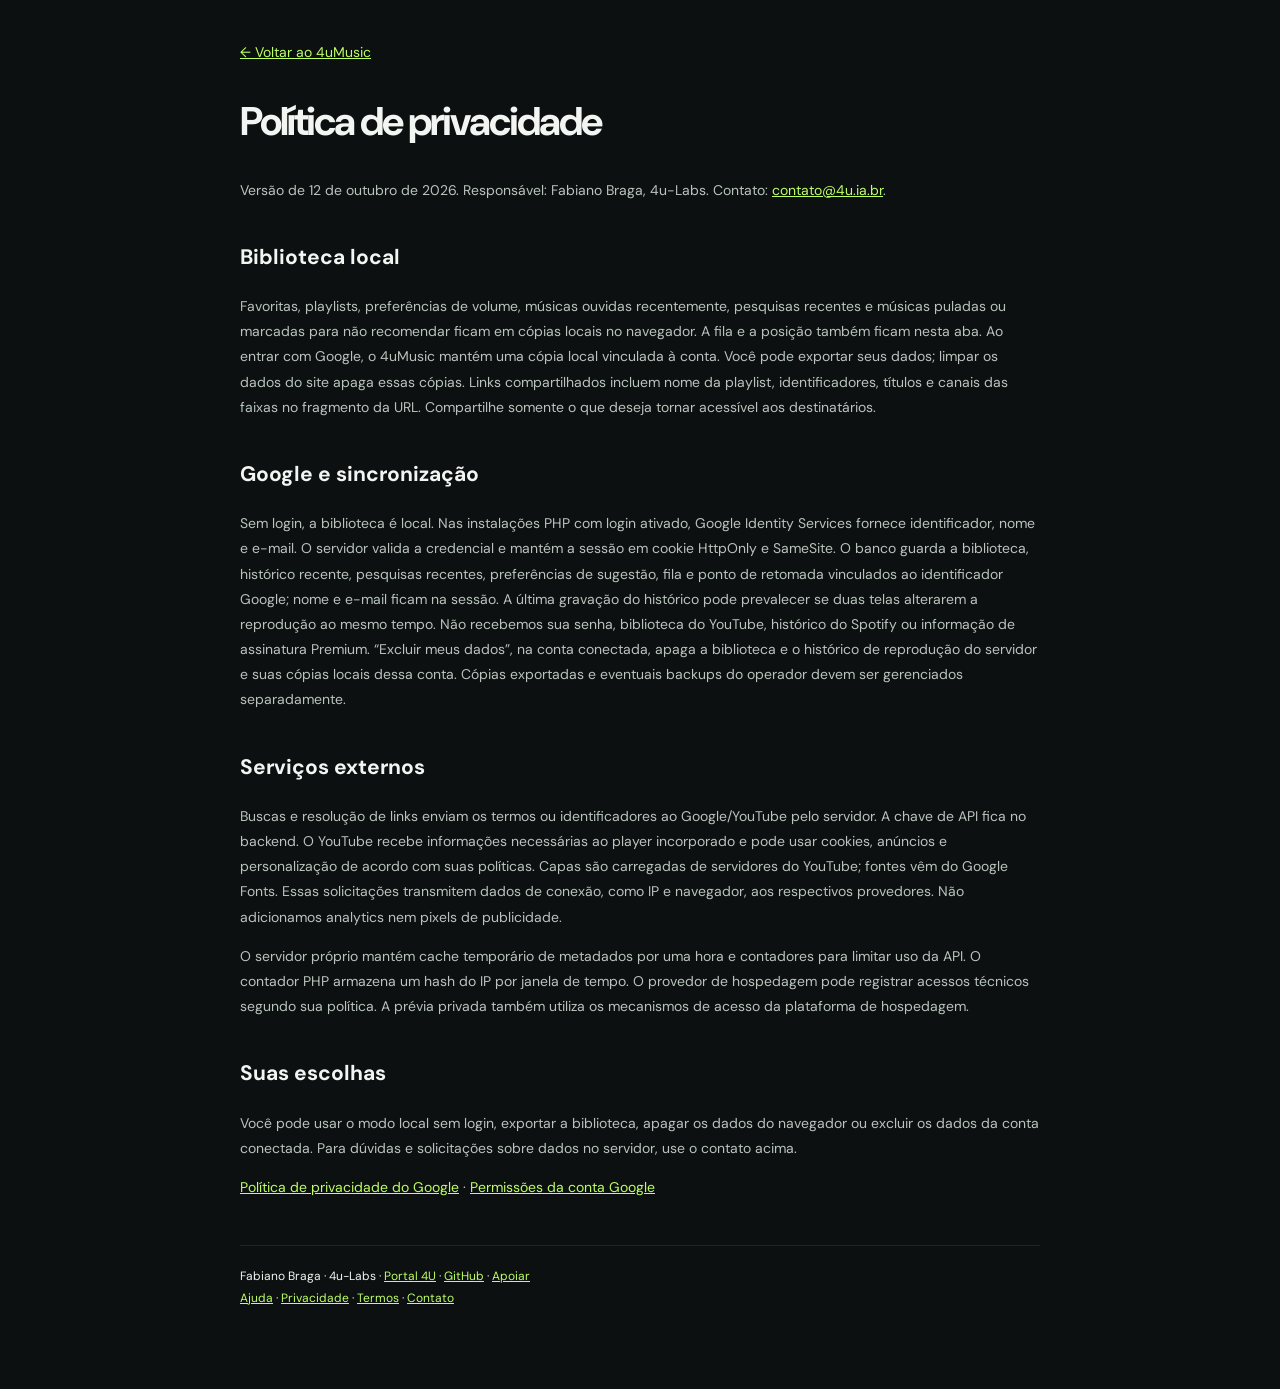
<file: privacidade.html>
<!doctype html><html lang="pt-BR"><meta charset="utf-8"><meta name="viewport" content="width=device-width,initial-scale=1"><meta name="theme-color" content="#0d1010"><link rel="icon" href="assets/pwa-icon-192.png"><link rel="stylesheet" href="styles.css"><style>body{padding:40px 22px 80px}.document{max-width:800px;margin:auto;line-height:1.8}.document h1{font-size:40px;letter-spacing:-2px;line-height:1.15}.document h2{margin-top:36px}.document p,.document li{color:#b9c4bd}.document a{color:#bdff65;text-decoration:underline}.document nav{display:flex;gap:20px;flex-wrap:wrap}.document code,.document pre{background:#1d2420;padding:4px 7px;border-radius:5px}.document pre{overflow:auto;font-size:12px}.document footer{border-top:1px solid #ffffff15;margin-top:45px;padding-top:20px;font-size:12px}</style><title>Política de privacidade — 4uMusic</title><body><article class="document"><a href="./">← Voltar ao 4uMusic</a><h1>Política de privacidade</h1><p>Versão de 12 de outubro de 2026. Responsável: Fabiano Braga, 4u-Labs. Contato: <a href="mailto:contato@4u.ia.br">contato@4u.ia.br</a>.</p><h2>Biblioteca local</h2><p>Favoritas, playlists, preferências de volume, músicas ouvidas recentemente, pesquisas recentes e músicas puladas ou marcadas para não recomendar ficam em cópias locais no navegador. A fila e a posição também ficam nesta aba. Ao entrar com Google, o 4uMusic mantém uma cópia local vinculada à conta. Você pode exportar seus dados; limpar os dados do site apaga essas cópias. Links compartilhados incluem nome da playlist, identificadores, títulos e canais das faixas no fragmento da URL. Compartilhe somente o que deseja tornar acessível aos destinatários.</p><h2>Google e sincronização</h2><p>Sem login, a biblioteca é local. Nas instalações PHP com login ativado, Google Identity Services fornece identificador, nome e e-mail. O servidor valida a credencial e mantém a sessão em cookie HttpOnly e SameSite. O banco guarda a biblioteca, histórico recente, pesquisas recentes, preferências de sugestão, fila e ponto de retomada vinculados ao identificador Google; nome e e-mail ficam na sessão. A última gravação do histórico pode prevalecer se duas telas alterarem a reprodução ao mesmo tempo. Não recebemos sua senha, biblioteca do YouTube, histórico do Spotify ou informação de assinatura Premium. “Excluir meus dados”, na conta conectada, apaga a biblioteca e o histórico de reprodução do servidor e suas cópias locais dessa conta. Cópias exportadas e eventuais backups do operador devem ser gerenciados separadamente.</p><h2>Serviços externos</h2><p>Buscas e resolução de links enviam os termos ou identificadores ao Google/YouTube pelo servidor. A chave de API fica no backend. O YouTube recebe informações necessárias ao player incorporado e pode usar cookies, anúncios e personalização de acordo com suas políticas. Capas são carregadas de servidores do YouTube; fontes vêm do Google Fonts. Essas solicitações transmitem dados de conexão, como IP e navegador, aos respectivos provedores. Não adicionamos analytics nem pixels de publicidade.</p><p>O servidor próprio mantém cache temporário de metadados por uma hora e contadores para limitar uso da API. O contador PHP armazena um hash do IP por janela de tempo. O provedor de hospedagem pode registrar acessos técnicos segundo sua política. A prévia privada também utiliza os mecanismos de acesso da plataforma de hospedagem.</p><h2>Suas escolhas</h2><p>Você pode usar o modo local sem login, exportar a biblioteca, apagar os dados do navegador ou excluir os dados da conta conectada. Para dúvidas e solicitações sobre dados no servidor, use o contato acima.</p><p><a href="https://policies.google.com/privacy" target="_blank" rel="noopener noreferrer">Política de privacidade do Google</a> · <a href="https://myaccount.google.com/permissions" target="_blank" rel="noopener noreferrer">Permissões da conta Google</a></p><footer>Fabiano Braga · 4u-Labs · <a href="https://4u.ia.br/">Portal 4U</a> · <a href="https://github.com/4u-Labs" target="_blank" rel="noopener noreferrer">GitHub</a> · <a href="https://www.paypal.com/ncp/payment/L7YRCS984T33N" target="_blank" rel="noopener noreferrer">Apoiar</a><br><a href="tutorial.html">Ajuda</a> · <a href="privacidade.html">Privacidade</a> · <a href="termos.html">Termos</a> · <a href="mailto:contato@4u.ia.br">Contato</a></footer></article></body></html>
</file>
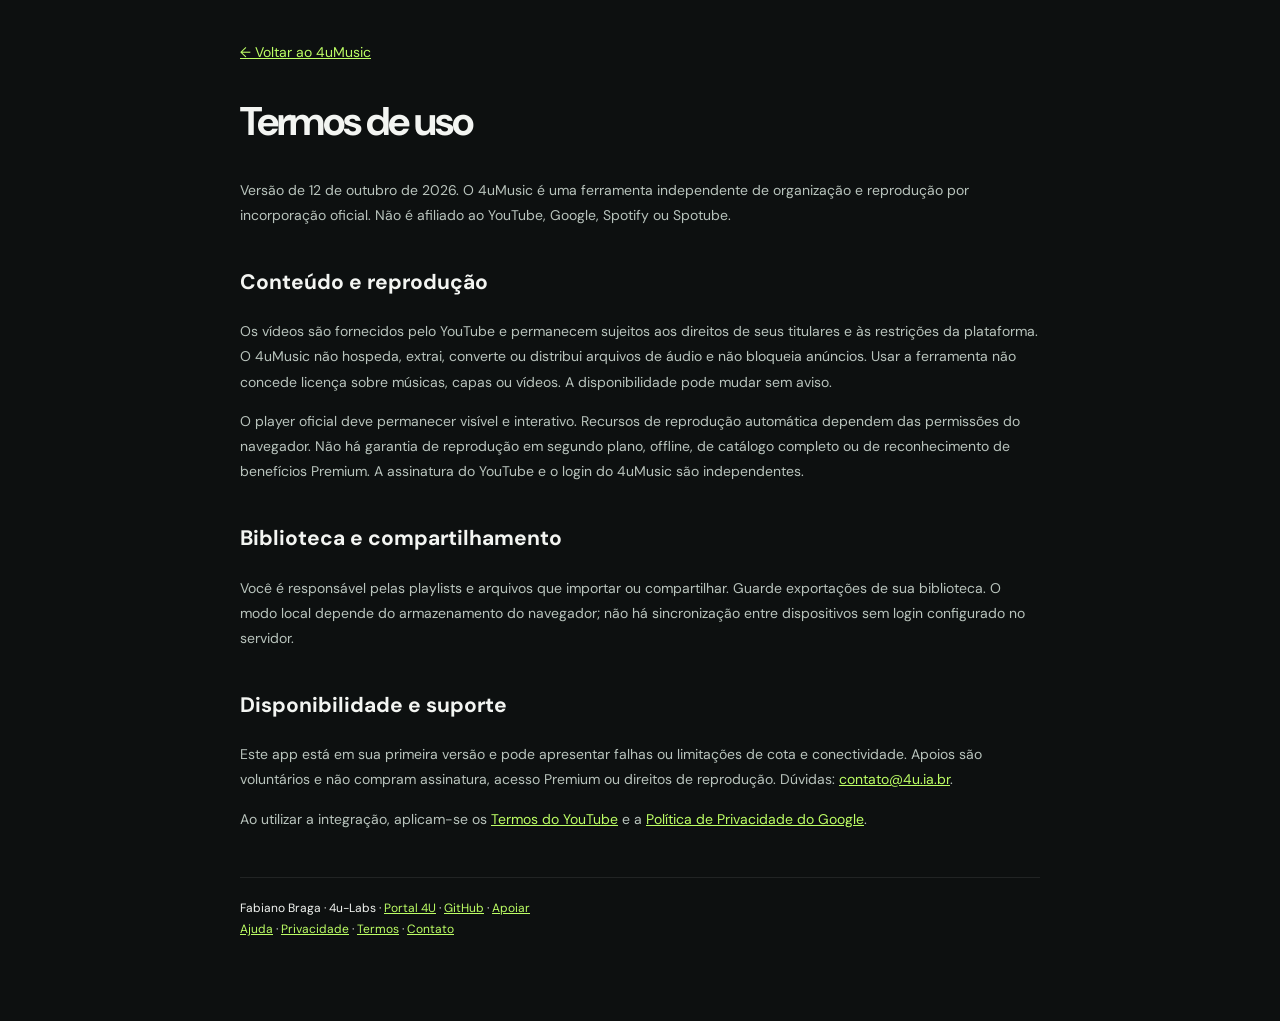
<file: termos.html>
<!doctype html><html lang="pt-BR"><meta charset="utf-8"><meta name="viewport" content="width=device-width,initial-scale=1"><meta name="theme-color" content="#0d1010"><link rel="icon" href="assets/pwa-icon-192.png"><link rel="stylesheet" href="styles.css"><style>body{padding:40px 22px 80px}.document{max-width:800px;margin:auto;line-height:1.8}.document h1{font-size:40px;letter-spacing:-2px;line-height:1.15}.document h2{margin-top:36px}.document p,.document li{color:#b9c4bd}.document a{color:#bdff65;text-decoration:underline}.document nav{display:flex;gap:20px;flex-wrap:wrap}.document code,.document pre{background:#1d2420;padding:4px 7px;border-radius:5px}.document pre{overflow:auto;font-size:12px}.document footer{border-top:1px solid #ffffff15;margin-top:45px;padding-top:20px;font-size:12px}</style><title>Termos de uso — 4uMusic</title><body><article class="document"><a href="./">← Voltar ao 4uMusic</a><h1>Termos de uso</h1><p>Versão de 12 de outubro de 2026. O 4uMusic é uma ferramenta independente de organização e reprodução por incorporação oficial. Não é afiliado ao YouTube, Google, Spotify ou Spotube.</p><h2>Conteúdo e reprodução</h2><p>Os vídeos são fornecidos pelo YouTube e permanecem sujeitos aos direitos de seus titulares e às restrições da plataforma. O 4uMusic não hospeda, extrai, converte ou distribui arquivos de áudio e não bloqueia anúncios. Usar a ferramenta não concede licença sobre músicas, capas ou vídeos. A disponibilidade pode mudar sem aviso.</p><p>O player oficial deve permanecer visível e interativo. Recursos de reprodução automática dependem das permissões do navegador. Não há garantia de reprodução em segundo plano, offline, de catálogo completo ou de reconhecimento de benefícios Premium. A assinatura do YouTube e o login do 4uMusic são independentes.</p><h2>Biblioteca e compartilhamento</h2><p>Você é responsável pelas playlists e arquivos que importar ou compartilhar. Guarde exportações de sua biblioteca. O modo local depende do armazenamento do navegador; não há sincronização entre dispositivos sem login configurado no servidor.</p><h2>Disponibilidade e suporte</h2><p>Este app está em sua primeira versão e pode apresentar falhas ou limitações de cota e conectividade. Apoios são voluntários e não compram assinatura, acesso Premium ou direitos de reprodução. Dúvidas: <a href="mailto:contato@4u.ia.br">contato@4u.ia.br</a>.</p><p>Ao utilizar a integração, aplicam-se os <a href="https://www.youtube.com/t/terms" target="_blank" rel="noopener noreferrer">Termos do YouTube</a> e a <a href="https://policies.google.com/privacy" target="_blank" rel="noopener noreferrer">Política de Privacidade do Google</a>.</p><footer>Fabiano Braga · 4u-Labs · <a href="https://4u.ia.br/">Portal 4U</a> · <a href="https://github.com/4u-Labs" target="_blank" rel="noopener noreferrer">GitHub</a> · <a href="https://www.paypal.com/ncp/payment/L7YRCS984T33N" target="_blank" rel="noopener noreferrer">Apoiar</a><br><a href="tutorial.html">Ajuda</a> · <a href="privacidade.html">Privacidade</a> · <a href="termos.html">Termos</a> · <a href="mailto:contato@4u.ia.br">Contato</a></footer></article></body></html>
</file>
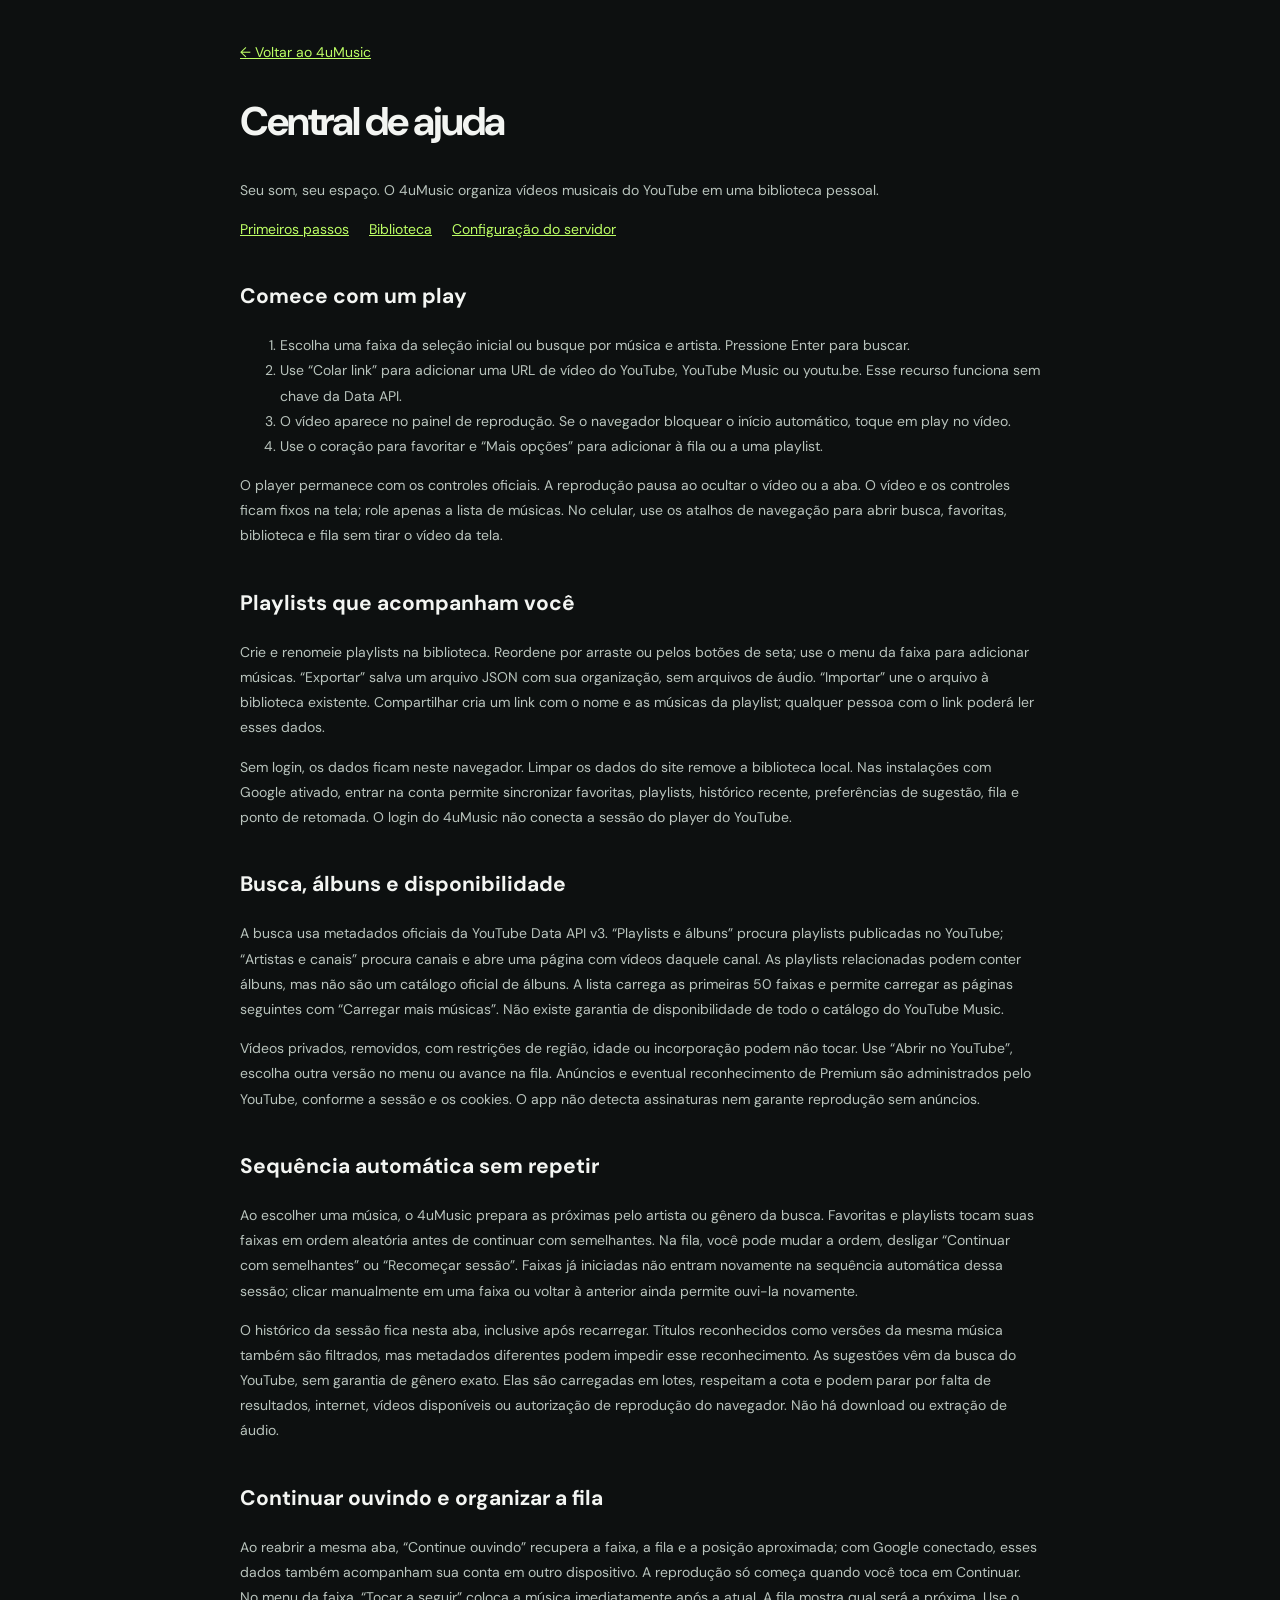
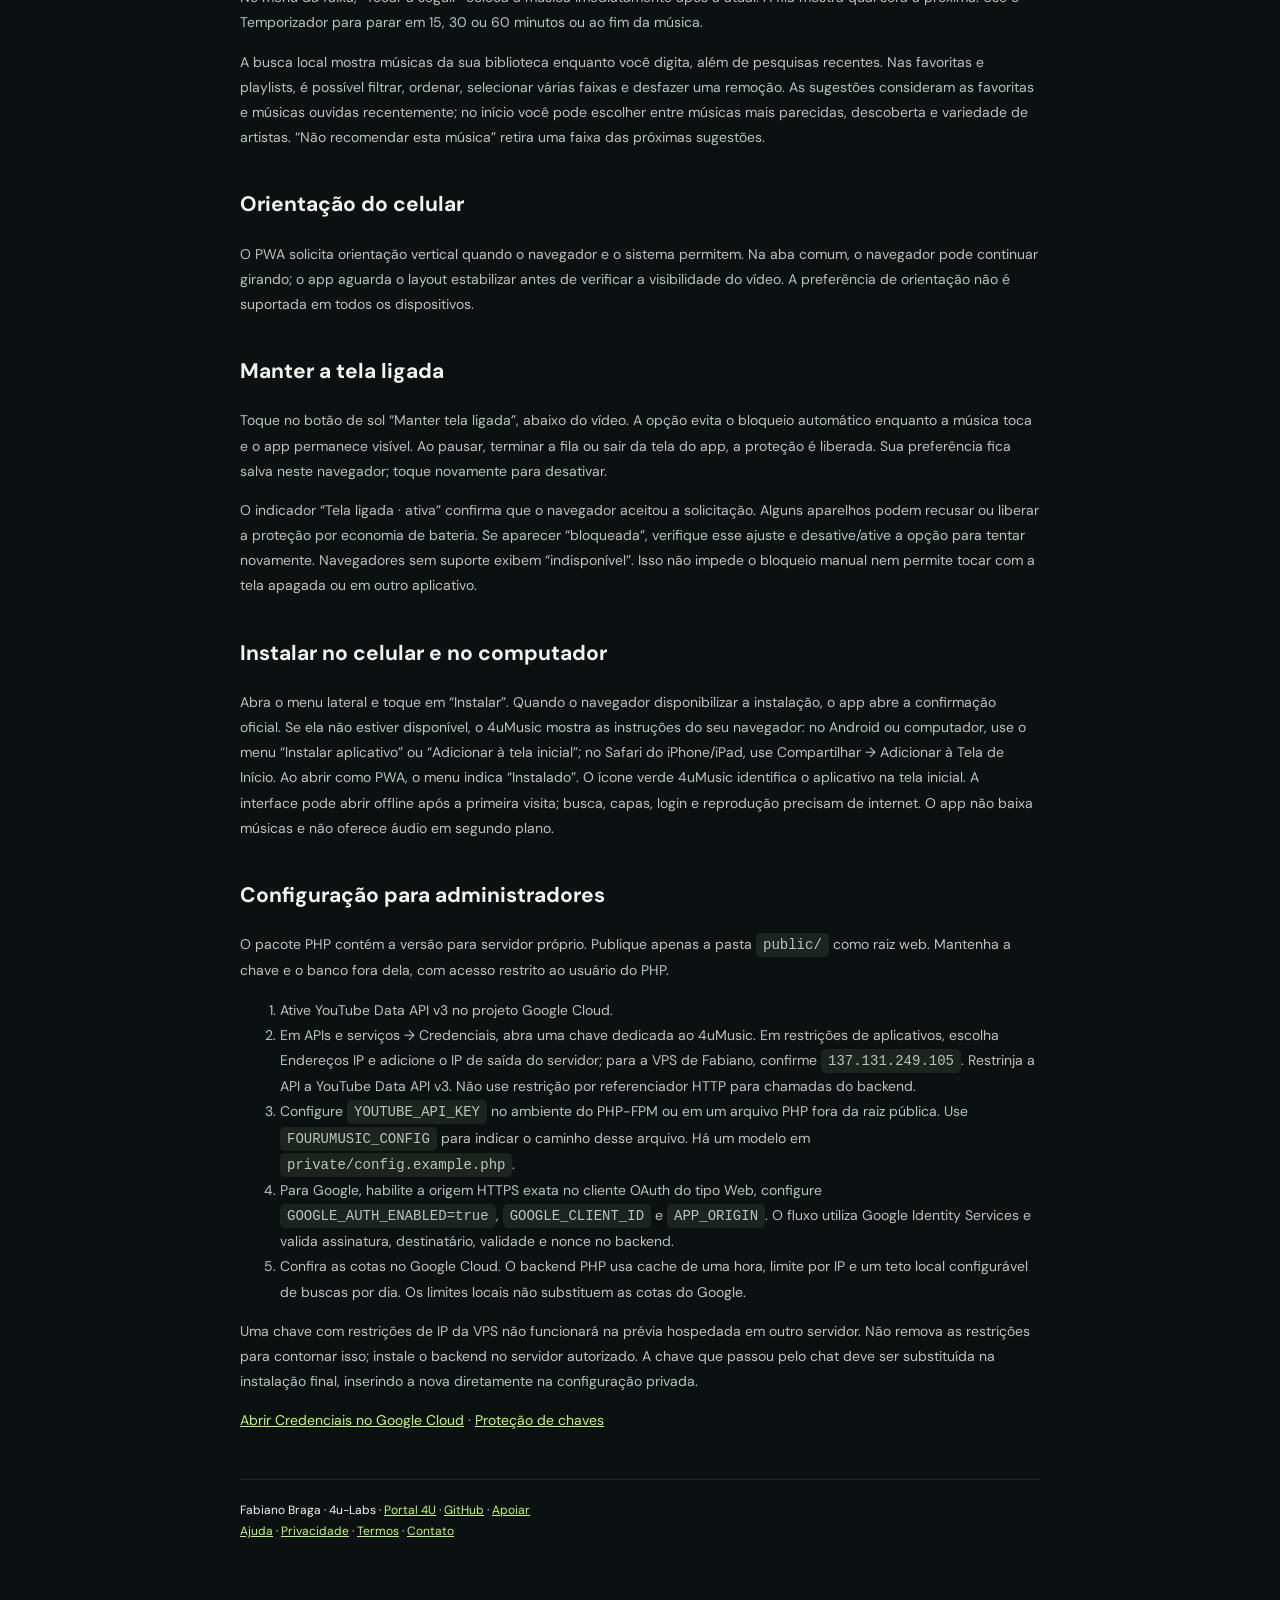
<file: tutorial.html>
<!doctype html><html lang="pt-BR"><meta charset="utf-8"><meta name="viewport" content="width=device-width,initial-scale=1"><meta name="theme-color" content="#0d1010"><link rel="icon" href="assets/pwa-icon-192.png"><link rel="stylesheet" href="styles.css"><style>body{padding:40px 22px 80px}.document{max-width:800px;margin:auto;line-height:1.8}.document h1{font-size:40px;letter-spacing:-2px;line-height:1.15}.document h2{margin-top:36px}.document p,.document li{color:#b9c4bd}.document a{color:#bdff65;text-decoration:underline}.document nav{display:flex;gap:20px;flex-wrap:wrap}.document code,.document pre{background:#1d2420;padding:4px 7px;border-radius:5px}.document pre{overflow:auto;font-size:12px}.document footer{border-top:1px solid #ffffff15;margin-top:45px;padding-top:20px;font-size:12px}</style><title>Central de ajuda — 4uMusic</title><body><article class="document"><a href="./">← Voltar ao 4uMusic</a><h1>Central de ajuda</h1><p>Seu som, seu espaço. O 4uMusic organiza vídeos musicais do YouTube em uma biblioteca pessoal.</p><nav><a href="#comecar">Primeiros passos</a><a href="#biblioteca">Biblioteca</a><a href="#administrador">Configuração do servidor</a></nav><h2 id="comecar">Comece com um play</h2><ol><li>Escolha uma faixa da seleção inicial ou busque por música e artista. Pressione Enter para buscar.</li><li>Use “Colar link” para adicionar uma URL de vídeo do YouTube, YouTube Music ou youtu.be. Esse recurso funciona sem chave da Data API.</li><li>O vídeo aparece no painel de reprodução. Se o navegador bloquear o início automático, toque em play no vídeo.</li><li>Use o coração para favoritar e “Mais opções” para adicionar à fila ou a uma playlist.</li></ol><p>O player permanece com os controles oficiais. A reprodução pausa ao ocultar o vídeo ou a aba. O vídeo e os controles ficam fixos na tela; role apenas a lista de músicas. No celular, use os atalhos de navegação para abrir busca, favoritas, biblioteca e fila sem tirar o vídeo da tela.</p><h2 id="biblioteca">Playlists que acompanham você</h2><p>Crie e renomeie playlists na biblioteca. Reordene por arraste ou pelos botões de seta; use o menu da faixa para adicionar músicas. “Exportar” salva um arquivo JSON com sua organização, sem arquivos de áudio. “Importar” une o arquivo à biblioteca existente. Compartilhar cria um link com o nome e as músicas da playlist; qualquer pessoa com o link poderá ler esses dados.</p><p>Sem login, os dados ficam neste navegador. Limpar os dados do site remove a biblioteca local. Nas instalações com Google ativado, entrar na conta permite sincronizar favoritas, playlists, histórico recente, preferências de sugestão, fila e ponto de retomada. O login do 4uMusic não conecta a sessão do player do YouTube.</p><h2>Busca, álbuns e disponibilidade</h2><p>A busca usa metadados oficiais da YouTube Data API v3. “Playlists e álbuns” procura playlists publicadas no YouTube; “Artistas e canais” procura canais e abre uma página com vídeos daquele canal. As playlists relacionadas podem conter álbuns, mas não são um catálogo oficial de álbuns. A lista carrega as primeiras 50 faixas e permite carregar as páginas seguintes com “Carregar mais músicas”. Não existe garantia de disponibilidade de todo o catálogo do YouTube Music.</p><p>Vídeos privados, removidos, com restrições de região, idade ou incorporação podem não tocar. Use “Abrir no YouTube”, escolha outra versão no menu ou avance na fila. Anúncios e eventual reconhecimento de Premium são administrados pelo YouTube, conforme a sessão e os cookies. O app não detecta assinaturas nem garante reprodução sem anúncios.</p><h2>Sequência automática sem repetir</h2><p>Ao escolher uma música, o 4uMusic prepara as próximas pelo artista ou gênero da busca. Favoritas e playlists tocam suas faixas em ordem aleatória antes de continuar com semelhantes. Na fila, você pode mudar a ordem, desligar “Continuar com semelhantes” ou “Recomeçar sessão”. Faixas já iniciadas não entram novamente na sequência automática dessa sessão; clicar manualmente em uma faixa ou voltar à anterior ainda permite ouvi-la novamente.</p><p>O histórico da sessão fica nesta aba, inclusive após recarregar. Títulos reconhecidos como versões da mesma música também são filtrados, mas metadados diferentes podem impedir esse reconhecimento. As sugestões vêm da busca do YouTube, sem garantia de gênero exato. Elas são carregadas em lotes, respeitam a cota e podem parar por falta de resultados, internet, vídeos disponíveis ou autorização de reprodução do navegador. Não há download ou extração de áudio.</p><h2>Continuar ouvindo e organizar a fila</h2><p>Ao reabrir a mesma aba, “Continue ouvindo” recupera a faixa, a fila e a posição aproximada; com Google conectado, esses dados também acompanham sua conta em outro dispositivo. A reprodução só começa quando você toca em Continuar. No menu da faixa, “Tocar a seguir” coloca a música imediatamente após a atual. A fila mostra qual será a próxima. Use o Temporizador para parar em 15, 30 ou 60 minutos ou ao fim da música.</p><p>A busca local mostra músicas da sua biblioteca enquanto você digita, além de pesquisas recentes. Nas favoritas e playlists, é possível filtrar, ordenar, selecionar várias faixas e desfazer uma remoção. As sugestões consideram as favoritas e músicas ouvidas recentemente; no início você pode escolher entre músicas mais parecidas, descoberta e variedade de artistas. “Não recomendar esta música” retira uma faixa das próximas sugestões.</p><h2>Orientação do celular</h2><p>O PWA solicita orientação vertical quando o navegador e o sistema permitem. Na aba comum, o navegador pode continuar girando; o app aguarda o layout estabilizar antes de verificar a visibilidade do vídeo. A preferência de orientação não é suportada em todos os dispositivos.</p><h2>Manter a tela ligada</h2><p>Toque no botão de sol “Manter tela ligada”, abaixo do vídeo. A opção evita o bloqueio automático enquanto a música toca e o app permanece visível. Ao pausar, terminar a fila ou sair da tela do app, a proteção é liberada. Sua preferência fica salva neste navegador; toque novamente para desativar.</p><p>O indicador “Tela ligada · ativa” confirma que o navegador aceitou a solicitação. Alguns aparelhos podem recusar ou liberar a proteção por economia de bateria. Se aparecer “bloqueada”, verifique esse ajuste e desative/ative a opção para tentar novamente. Navegadores sem suporte exibem “indisponível”. Isso não impede o bloqueio manual nem permite tocar com a tela apagada ou em outro aplicativo.</p><h2 id="instalar">Instalar no celular e no computador</h2><p>Abra o menu lateral e toque em “Instalar”. Quando o navegador disponibilizar a instalação, o app abre a confirmação oficial. Se ela não estiver disponível, o 4uMusic mostra as instruções do seu navegador: no Android ou computador, use o menu “Instalar aplicativo” ou “Adicionar à tela inicial”; no Safari do iPhone/iPad, use Compartilhar → Adicionar à Tela de Início. Ao abrir como PWA, o menu indica “Instalado”. O ícone verde 4uMusic identifica o aplicativo na tela inicial. A interface pode abrir offline após a primeira visita; busca, capas, login e reprodução precisam de internet. O app não baixa músicas e não oferece áudio em segundo plano.</p><h2 id="administrador">Configuração para administradores</h2><p>O pacote PHP contém a versão para servidor próprio. Publique apenas a pasta <code>public/</code> como raiz web. Mantenha a chave e o banco fora dela, com acesso restrito ao usuário do PHP.</p><ol><li>Ative YouTube Data API v3 no projeto Google Cloud.</li><li>Em APIs e serviços → Credenciais, abra uma chave dedicada ao 4uMusic. Em restrições de aplicativos, escolha Endereços IP e adicione o IP de saída do servidor; para a VPS de Fabiano, confirme <code>137.131.249.105</code>. Restrinja a API a YouTube Data API v3. Não use restrição por referenciador HTTP para chamadas do backend.</li><li>Configure <code>YOUTUBE_API_KEY</code> no ambiente do PHP-FPM ou em um arquivo PHP fora da raiz pública. Use <code>FOURUMUSIC_CONFIG</code> para indicar o caminho desse arquivo. Há um modelo em <code>private/config.example.php</code>.</li><li>Para Google, habilite a origem HTTPS exata no cliente OAuth do tipo Web, configure <code>GOOGLE_AUTH_ENABLED=true</code>, <code>GOOGLE_CLIENT_ID</code> e <code>APP_ORIGIN</code>. O fluxo utiliza Google Identity Services e valida assinatura, destinatário, validade e nonce no backend.</li><li>Confira as cotas no Google Cloud. O backend PHP usa cache de uma hora, limite por IP e um teto local configurável de buscas por dia. Os limites locais não substituem as cotas do Google.</li></ol><p>Uma chave com restrições de IP da VPS não funcionará na prévia hospedada em outro servidor. Não remova as restrições para contornar isso; instale o backend no servidor autorizado. A chave que passou pelo chat deve ser substituída na instalação final, inserindo a nova diretamente na configuração privada.</p><p><a href="https://console.cloud.google.com/apis/credentials" target="_blank" rel="noopener noreferrer">Abrir Credenciais no Google Cloud</a> · <a href="https://support.google.com/googleapi/answer/6310037?hl=pt-BR" target="_blank" rel="noopener noreferrer">Proteção de chaves</a></p><footer>Fabiano Braga · 4u-Labs · <a href="https://4u.ia.br/">Portal 4U</a> · <a href="https://github.com/4u-Labs" target="_blank" rel="noopener noreferrer">GitHub</a> · <a href="https://www.paypal.com/ncp/payment/L7YRCS984T33N" target="_blank" rel="noopener noreferrer">Apoiar</a><br><a href="tutorial.html">Ajuda</a> · <a href="privacidade.html">Privacidade</a> · <a href="termos.html">Termos</a> · <a href="mailto:contato@4u.ia.br">Contato</a></footer></article></body></html>
</file>
<file: styles.css>
@import url('https://fonts.googleapis.com/css2?family=DM+Sans:wght@400;450;500;550;600;650;700&family=Space+Grotesk:wght@400;500;600;700&display=swap');
:root{color-scheme:dark;--bg:#0d1010;--surface:#151919;--surface2:#1b2020;--border:#ffffff0e;--text:#f3f5f2;--muted:#89918e;--green:#bdff65;--green-dark:#182717;--radius:16px;--player-height:102px;--sidebar-width:224px;font-family:'DM Sans',sans-serif;font-synthesis:none}
*{box-sizing:border-box}body{margin:0;background:var(--bg);color:var(--text);font-size:14px}button,input,select{font:inherit}button,a,input{-webkit-tap-highlight-color:transparent}button{cursor:pointer}button{color:inherit}a{color:inherit;text-decoration:none}button:disabled{opacity:.35;cursor:default}button,input,select{outline-offset:4px}button:focus-visible,a:focus-visible,input:focus-visible{outline:2px solid var(--green)}svg{width:20px;height:20px;fill:none;stroke:currentColor;stroke-width:1.6;stroke-linecap:round;stroke-linejoin:round;flex-shrink:0}.icon-defs{position:absolute;width:0;height:0;overflow:hidden}.skip-link{position:fixed;top:-100px;left:12px;z-index:100;background:var(--green);color:#0d1010;padding:12px}.skip-link:focus{top:12px}.app-shell{display:flex;min-height:calc(100vh - var(--player-height))}.sidebar{width:var(--sidebar-width);position:fixed;inset:0 auto var(--player-height) 0;padding:32px 19px 18px;background:#101313;border-right:1px solid var(--border);display:flex;flex-direction:column;z-index:15;overflow:auto}.brand{display:flex;gap:10px;align-items:center;padding-left:9px;font-family:'Space Grotesk',sans-serif;font-size:25px;font-weight:700;letter-spacing:-1.3px}.brand-light{font-weight:400}.brand small{display:block;font:600 8px 'DM Sans',sans-serif;letter-spacing:2.3px;color:var(--muted);margin-top:1px}.sidebar-label{font-size:9px;font-weight:650;letter-spacing:1.6px;color:#65716b;margin:40px 11px 15px}.main-nav{display:grid;gap:7px}.nav-item{border:0;background:none;display:flex;align-items:center;width:100%;gap:13px;text-align:left;color:#a6aea9;padding:12px 13px;border-radius:9px;font-weight:550;font-size:13px;transition:background .15s,color .15s}.nav-item svg{width:18px;height:18px}.nav-item:hover{background:#ffffff06;color:white}.nav-item.active{background:#bdff6510;color:var(--green)}.nav-count{margin-left:auto;font-size:10px;background:#ffffff09;border-radius:5px;padding:2px 5px}.sidebar-divider{height:1px;background:var(--border);margin:25px 10px}.sidebar-heading{display:flex;align-items:center;justify-content:space-between;margin:0 7px 10px 11px;color:var(--muted);font-size:10px;letter-spacing:1.4px}.icon-button{border:0;background:transparent;display:inline-flex;justify-content:center;align-items:center;width:32px;height:32px;border-radius:8px;color:var(--muted);flex-shrink:0}.icon-button:hover{color:white;background:#ffffff08}.icon-button.active{color:var(--green)}.icon-button.active use[href='#i-heart']{fill:var(--green)}.sidebar-playlists{display:grid;gap:3px;max-height:220px;overflow:auto}.playlist-nav{display:flex;align-items:center;gap:10px;border:0;background:none;padding:9px 10px;color:#a6aea9;text-align:left;border-radius:8px;width:100%;font-size:12px}.playlist-nav span:last-child{overflow:hidden;text-overflow:ellipsis;white-space:nowrap}.playlist-nav:hover,.playlist-nav.active{background:#ffffff07;color:white}.mini-cover{height:28px;width:28px;border-radius:5px;background:linear-gradient(145deg,#273c30,#698b58);display:grid;place-items:center;color:#daffca;flex-shrink:0}.mini-cover svg{width:14px;height:14px}.new-playlist{background:none;border:1px dashed #ffffff15;margin:12px 8px;padding:10px;color:#7c8981;border-radius:8px;font-size:11px;display:flex;align-items:center;justify-content:center;gap:5px}.new-playlist:hover{color:var(--green);border-color:#bdff6540}.new-playlist svg{width:15px;height:15px}.sidebar-bottom{margin-top:auto;padding-top:28px}.save-status{display:flex;align-items:center;gap:7px;font-size:10px;color:#8a958e;margin:0 12px 9px}.status-dot{width:5px;height:5px;border-radius:50%;background:var(--green)}.support-link{display:flex;align-items:center;gap:9px;margin:7px 8px 15px;border:1px solid #ffffff12;border-radius:9px;padding:11px 12px;font-size:11px}.support-link svg{width:15px;height:15px;color:var(--green)}.support-link span{margin-left:auto;color:var(--muted)}.support-link:hover{background:#ffffff06}.sidebar-footer{font-size:9px;color:#68736b;line-height:1.8;margin-left:12px}.sidebar-footer a{color:#929c95}.sidebar-footer span{margin:0 8px}.workspace{margin-left:var(--sidebar-width);width:calc(100% - var(--sidebar-width));min-width:0}.topbar{height:94px;border-bottom:1px solid var(--border);display:flex;align-items:center;gap:15px;padding:0 31px;position:relative}.search-box{display:flex;align-items:center;gap:12px;background:#1a1e1e;border:1px solid #ffffff06;border-radius:11px;height:43px;max-width:520px;flex:1;padding:0 14px;color:#818a84}.search-box:focus-within{border-color:#bdff6550}.search-box svg{width:17px;height:17px}.search-box input{background:none;border:0;color:var(--text);width:100%;min-width:0;outline:none;font-size:12px}.search-box input::placeholder{color:#7f8982}.search-box kbd{font-size:11px;border:1px solid #ffffff10;border-radius:4px;padding:1px 5px}.account-button{margin-left:auto;display:flex;align-items:center;gap:9px;background:none;border:0;white-space:nowrap;font-size:11px;font-weight:550;padding:6px}.avatar{background:#242b26;color:#cad1cc;display:grid;place-items:center;width:29px;height:29px;border-radius:50%;font-size:12px;font-weight:700}.account-button:hover .avatar{background:#364132}.button{display:inline-flex;justify-content:center;align-items:center;gap:8px;padding:12px 18px;border:1px solid transparent;border-radius:9px;font-size:12px;font-weight:650;min-height:42px}.button svg{width:17px;height:17px}.button-primary{background:var(--green);color:#15200f}.button-primary:hover{background:#d0ff91}.button-secondary{background:#242a26;border-color:#ffffff0e}.button-secondary:hover{background:#303a32}.button-quiet{background:none;border-color:#ffffff12;color:#bcc5bf;font-weight:500}.button-quiet:hover{background:#ffffff06}.add-link-top{padding:9px 12px;min-height:36px;font-size:11px}.mobile-menu{display:none}.content-layout{display:grid;grid-template-columns:minmax(0,1fr) 320px;align-items:start}.now-panel{border-left:1px solid var(--border);min-height:calc(100vh - 196px);padding:28px 21px 35px;position:sticky;top:0;align-self:start}.panel-heading{display:flex;justify-content:space-between;align-items:center;color:#87928b;font-size:9px;font-weight:650;letter-spacing:1.8px;margin-bottom:18px}.live-dot{width:5px;height:5px;background:var(--green);border-radius:50%}.video-frame{height:202px;min-width:202px;width:100%;background:#090c0a;border:1px solid #ffffff0a;border-radius:11px;overflow:hidden;position:relative}.video-frame iframe{display:block;width:100%;height:100%;border:0;border-radius:0}.video-frame #youtube-player{width:100%;height:100%}.video-placeholder{position:absolute;inset:0;display:flex;flex-direction:column;align-items:center;justify-content:center;text-align:center;gap:8px;background:radial-gradient(ellipse at 50% 65%,#1e301f,#0b100d 75%)}.video-placeholder strong{font-size:11px;font-weight:500;color:#b9c4bc}.video-placeholder>span{font-size:9px;color:#617566}.placeholder-wave{height:45px;display:flex;align-items:center;gap:5px;margin-bottom:10px}.placeholder-wave i{width:5px;border-radius:9px;background:var(--green);height:18px;opacity:.65}.placeholder-wave i:nth-child(2),.placeholder-wave i:nth-child(4){height:30px}.placeholder-wave i:nth-child(3){height:43px}.youtube-attribution{display:flex;align-items:center;gap:5px;font-size:9px;margin-top:9px;color:#b7c1ba}.youtube-attribution .muted{font-size:9px}.youtube-attribution>a{margin-left:auto;color:#89968b;font-size:14px}.yt-mark{background:#f44336;width:17px;height:12px;color:white;border-radius:4px;display:grid;place-items:center;font-size:7px}.now-info{position:relative;margin-top:22px;padding-right:35px}.now-info p{font-family:'Space Grotesk',sans-serif;font-size:17px;font-weight:600;letter-spacing:-.5px;line-height:1.4;margin:0 0 5px}.now-info>span{font-size:11px;color:#929d95;display:block;overflow:hidden;text-overflow:ellipsis;white-space:nowrap}.now-info .icon-button{position:absolute;right:-3px;top:4px}.player-message{font-size:11px;color:#d2c8a6;line-height:1.6;margin-top:12px}.queue-heading{display:flex;align-items:center;justify-content:space-between;border-top:1px solid var(--border);padding-top:24px;margin-top:24px}.queue-heading h2{font-size:12px;font-weight:600;margin:0}.queue-heading h2 span{margin-left:5px;color:#6e7972;font-size:10px}.text-button{border:0;background:none;font-size:10px;color:#94a197;padding:5px 0;text-decoration:none}.text-button:hover{color:var(--green)}.queue-list{margin-top:15px;display:grid;gap:11px;max-height:270px;overflow-y:auto}.queue-empty{border:1px dashed #ffffff0e;border-radius:9px;padding:22px 14px;text-align:center;font-size:11px;color:#728078;line-height:1.7}.queue-item{display:flex;align-items:center;gap:9px;min-width:0}.queue-item .q-image{width:39px;height:39px;border-radius:6px;object-fit:cover;flex-shrink:0}.queue-item .q-title{min-width:0;flex:1;border:0;background:none;text-align:left;padding:0}.q-title strong{display:block;overflow:hidden;white-space:nowrap;text-overflow:ellipsis;font-size:10px;font-weight:500}.q-title span{display:block;font-size:9px;color:#76867b;margin-top:3px;overflow:hidden;text-overflow:ellipsis;white-space:nowrap}.queue-item .icon-button{width:23px;height:28px}.queue-item .icon-button svg{width:14px;height:14px}.queue-item.active .q-title strong{color:var(--green)}.queue-add{display:flex;align-items:center;justify-content:center;width:100%;gap:7px;border:1px solid #ffffff11;background:#ffffff02;border-radius:8px;padding:11px;color:#a3afa6;font-size:10px;margin-top:18px}.queue-add:hover{background:#ffffff08}.queue-add svg{width:14px;height:14px}.panel-note{font-size:9px;line-height:1.8;color:#65726a;margin-top:25px}.panel-note .text-button{font-size:9px;text-align:left}.muted{color:var(--muted)}main{padding:31px 30px 22px;min-width:0}.eyebrow{font-size:9px;font-weight:650;letter-spacing:1.8px;color:#86988d}.page-heading{margin-bottom:25px;display:flex;justify-content:space-between;align-items:center;gap:15px}.page-heading h1{font-family:'Space Grotesk',sans-serif;font-size:25px;letter-spacing:-1.1px;font-weight:600;line-height:1.3;margin:7px 0}.page-heading p{font-size:11px;color:#7e8c83;margin:0}.page-date{font-size:10px;color:#76827b}.hero{position:relative;overflow:hidden;border-radius:16px;background:#c0f77b;min-height:245px;color:#12210c;display:flex;align-items:center;padding:31px 29px;margin-bottom:28px}.hero-copy{position:relative;z-index:2;max-width:69%}.hero .eyebrow{color:#405e30;font-size:8px;letter-spacing:2px}.hero h2{font-family:'Space Grotesk',sans-serif;font-size:clamp(26px,2.9vw,42px);font-weight:600;line-height:1.08;letter-spacing:-2px;margin:14px 0 12px}.hero p{font-size:11px;line-height:1.8;color:#4b6837;max-width:255px;margin:0 0 20px}.hero .button{background:#14240e;color:#ecffdb;border-radius:8px;font-size:10px;min-height:36px;padding:10px 14px}.hero .button:hover{background:#2d4320}.hero-art{position:absolute;right:-43px;top:10px;width:270px;height:270px;transform:rotate(-19deg)}.vinyl{position:absolute;inset:10px;border-radius:50%;background:repeating-radial-gradient(circle at center,#142016 0px,#142016 2px,#24321e 3px,#172418 4px);box-shadow:0 12px 40px #2640204f;border:9px solid #23341d}.vinyl:before{content:'';position:absolute;inset:74px;border-radius:50%;background:#e1a7ff;box-shadow:0 0 0 9px #0e1a0f}.vinyl:after{content:'';position:absolute;width:12px;height:12px;border-radius:50%;left:50%;top:50%;transform:translate(-50%,-50%);background:#172418;border:3px solid #c68de6}.vinyl-label{position:absolute;left:50%;top:50%;transform:translate(-50%,-50%) rotate(19deg);color:#291139;font-size:9px;font-weight:700;text-align:center;line-height:5.7;letter-spacing:1.5px;z-index:1}.orbit{position:absolute;width:300px;height:120px;border:1px solid #5a7d3350;border-radius:50%;top:75px;left:-17px;transform:rotate(55deg)}.hero-star{position:absolute;right:29px;top:24px;font-size:37px;line-height:1;z-index:3;color:#426526}.hero-sticker{position:absolute;right:29px;bottom:22px;z-index:3;background:#14240e;color:#ddffc0;transform:rotate(-7deg);font-size:8px;letter-spacing:1.5px;border-radius:25px;padding:7px 12px}.quick-actions{display:flex;gap:8px;margin:0 0 28px;flex-wrap:wrap}.chip{border:1px solid #ffffff10;background:#171c19;color:#97a59b;border-radius:30px;padding:8px 13px;font-size:10px}.chip:hover,.chip.active{background:#bdff6512;border-color:#bdff6530;color:var(--green)}.section-heading{display:flex;align-items:center;justify-content:space-between;gap:12px;margin:25px 0 16px}.section-heading h2{font-size:16px;font-weight:600;letter-spacing:-.4px;margin:0}.section-heading p{font-size:10px;margin:5px 0 0;color:#728078}.section-heading .text-button{white-space:nowrap}.mix-grid{display:grid;grid-template-columns:repeat(3,minmax(0,1fr));gap:12px}.mix-card{padding:0;border:0;background:none;text-align:left;min-width:0}.mix-art{aspect-ratio:1.18;border-radius:12px;position:relative;overflow:hidden;display:flex;align-items:flex-end;padding:15px;background:var(--mix-bg);color:var(--mix-ink)}.mix-art:before{content:'';width:160px;height:160px;position:absolute;right:-55px;top:-45px;border:26px solid currentColor;border-radius:50%;opacity:.4}.mix-art:after{content:'';width:130px;height:130px;position:absolute;right:-11px;bottom:-75px;border:1px solid currentColor;border-radius:50%;opacity:.4}.mix-number{position:absolute;top:13px;left:15px;font-size:8px;letter-spacing:2px;opacity:.7}.mix-name{font-family:'Space Grotesk',sans-serif;font-size:clamp(21px,2.3vw,30px);font-weight:600;line-height:1.02;letter-spacing:-1px;position:relative;z-index:2}.mix-play{position:absolute;right:10px;bottom:10px;border-radius:50%;width:29px;height:29px;display:grid;place-items:center;background:#0c150c;color:white;z-index:2;opacity:0;transform:translateY(4px);transition:.2s}.mix-play svg{width:13px;height:13px;fill:white}.mix-card:hover .mix-play{opacity:1;transform:none}.mix-card>strong{display:block;font-size:11px;font-weight:550;margin-top:10px}.mix-card>span{display:block;color:#758279;font-size:9px;margin-top:4px}.track-list{display:grid;gap:3px}.track-row{display:flex;align-items:center;gap:11px;padding:9px 5px;border-radius:9px;min-width:0}.track-row:hover{background:#ffffff04}.track-number{width:17px;text-align:center;color:#5c6c61;font-size:10px;flex-shrink:0}.track-image{width:42px;height:42px;object-fit:cover;border-radius:6px;background:#202921;flex-shrink:0}.track-title-button{min-width:0;flex:1;text-align:left;border:0;background:none;padding:0}.track-title-button strong{display:block;font-size:11px;font-weight:500;overflow:hidden;text-overflow:ellipsis;white-space:nowrap;line-height:1.5}.track-title-button span{display:block;font-size:9px;color:#77877d;margin-top:3px;overflow:hidden;text-overflow:ellipsis;white-space:nowrap}.track-row.active strong{color:var(--green)}.track-row>.icon-button{width:28px;height:30px}.track-row>.icon-button svg{width:16px;height:16px}.track-play{opacity:0}.track-row:hover .track-play,.track-row:focus-within .track-play{opacity:1}.track-source{font-size:8px;color:#596b5e;margin-left:8px}.mini-banner{display:flex;align-items:center;gap:14px;border:1px solid #ffffff0c;border-radius:12px;padding:15px 17px;background:#141a16;margin-top:25px}.mini-banner>svg{color:var(--green);width:21px;height:21px}.mini-banner>div{flex:1}.mini-banner strong{font-size:11px;font-weight:500;display:block}.mini-banner p{font-size:9px;color:#728378;line-height:1.6;margin:5px 0 0}.mini-banner .text-button{color:var(--green);font-size:10px}.main-footer{border-top:1px solid var(--border);margin-top:38px;padding-top:18px;display:flex;flex-direction:column;gap:9px;color:#69786d;font-size:9px}.main-footer>span{font-weight:600;color:#a3b0a6}.main-footer .muted{font-size:9px;font-weight:400}.main-footer>div{display:flex;gap:13px;flex-wrap:wrap}.main-footer a:hover{color:var(--green)}.player-bar{position:fixed;inset:auto 0 0;height:var(--player-height);background:#141918f5;backdrop-filter:blur(20px);border-top:1px solid #ffffff0e;display:grid;grid-template-columns:minmax(230px,1fr) minmax(260px,1.2fr) minmax(170px,1fr);align-items:center;gap:20px;padding:13px 27px calc(13px + env(safe-area-inset-bottom));z-index:30}.bar-track{display:flex;align-items:center;gap:12px;min-width:0}.bar-art{width:47px;height:47px;background:linear-gradient(135deg,#253128,#19251a);border:1px solid #ffffff08;border-radius:8px;display:grid;place-items:center;flex-shrink:0;color:#a1b7a0;overflow:hidden}.bar-art img{width:100%;height:100%;object-fit:cover}.bar-track>div:nth-child(2){min-width:0;max-width:260px}.bar-track strong{display:block;font-size:11px;font-weight:500;overflow:hidden;white-space:nowrap;text-overflow:ellipsis}.bar-track span{font-size:9px;color:#7d8c82;display:block;margin-top:5px;overflow:hidden;white-space:nowrap;text-overflow:ellipsis}.transport-buttons{display:flex;justify-content:center;align-items:center;gap:15px}.transport-buttons svg{width:17px;height:17px}.play-main{width:34px;height:34px;border-radius:50%;background:var(--green);color:#12200b;border:0;display:grid;place-items:center}.play-main:hover{background:#d3ff9e;transform:scale(1.04)}.play-main svg{width:18px;height:18px;fill:currentColor}.play-main use[href='#i-pause']{stroke-width:3}.progress-row{display:flex;gap:9px;align-items:center;color:#718175;font-size:8px;margin-top:8px;font-variant-numeric:tabular-nums}.progress-row input{flex:1;min-width:20px}.progress-row span{min-width:23px}input[type=range]{appearance:none;height:3px;background:#3c4a3e;border-radius:5px;cursor:pointer;accent-color:var(--green)}input[type=range]::-webkit-slider-thumb{appearance:none;width:9px;height:9px;border-radius:50%;background:var(--green)}input[type=range]::-moz-range-thumb{width:9px;height:9px;border:0;border-radius:50%;background:var(--green)}.volume-controls{display:flex;align-items:center;justify-content:flex-end;gap:10px}.volume-controls input{width:83px}.volume-controls svg{width:17px;height:17px}.empty-state{background:linear-gradient(140deg,#1b251c,#141a16);border:1px solid #ffffff0d;border-radius:14px;padding:37px 25px;text-align:center;margin-top:20px}.empty-state>svg{width:32px;height:32px;color:var(--green);margin-bottom:8px}.empty-state h2{font:600 21px 'Space Grotesk',sans-serif;letter-spacing:-.7px}.empty-state p{font-size:12px;line-height:1.8;color:#90a095;max-width:390px;margin:0 auto 20px}.empty-state .button{font-size:11px}.library-grid{display:grid;grid-template-columns:repeat(3,minmax(0,1fr));gap:14px}.library-card{background:#19221b;border:1px solid #ffffff0a;padding:18px;border-radius:12px;text-align:left}.library-card:hover{background:#222e24}.library-card>.mini-cover{height:62px;width:62px;border-radius:10px;margin-bottom:20px}.library-card strong{display:block;font-size:13px;overflow:hidden;text-overflow:ellipsis;white-space:nowrap}.library-card>span{font-size:10px;color:#84958a;display:block;margin-top:7px}.page-tools{display:flex;align-items:center;gap:8px;flex-wrap:wrap;margin:15px 0 22px}.page-tools .button{font-size:10px;padding:9px 13px;min-height:34px}.form-label{display:block;font-size:11px;color:#a2b0a6;margin:20px 0 8px}.form-input{display:block;width:100%;padding:13px 14px;background:#0e140f;color:#e7f2e9;border:1px solid #ffffff15;border-radius:8px;font-size:13px}.form-input:focus{border-color:var(--green);outline:none}.form-input::placeholder{color:#566d5c}.modal-actions{display:flex;gap:8px;justify-content:flex-end;margin-top:23px;flex-wrap:wrap}.modal-actions .button{font-size:11px}.form-error{color:#ffb4a2;font-size:11px;line-height:1.6;margin-top:12px}.inline-note{background:#bdff650a;border:1px solid #bdff651c;border-radius:9px;padding:13px;font-size:11px;line-height:1.8;color:#9cb68e}.inline-note strong{color:#d1efc2}dialog{border:1px solid #ffffff15;border-radius:18px;background:#172019;color:var(--text);width:min(480px,calc(100% - 32px));padding:24px;max-height:calc(100dvh - 40px);overflow:auto;box-shadow:0 25px 90px #0009}dialog::backdrop{background:#020804be;backdrop-filter:blur(7px)}.modal-top{display:flex;align-items:center;justify-content:space-between}.modal-top>.eyebrow{color:var(--green);font-size:8px;letter-spacing:2px}dialog h2{font-family:'Space Grotesk',sans-serif;font-size:26px;letter-spacing:-1px;margin:16px 0 12px}dialog p,dialog li{font-size:12px;line-height:1.9;color:#9aafa0}dialog ul{padding-left:18px}dialog a{color:var(--green)}dialog .steps{counter-reset:step;display:grid;gap:10px;margin:20px 0}.step{display:flex;align-items:center;gap:13px;font-size:12px;color:#c5d4ca}.step:before{counter-increment:step;content:counter(step);width:28px;height:28px;border-radius:50%;background:#bdff6512;color:var(--green);display:grid;place-items:center;flex-shrink:0}.playlist-options{display:grid;gap:7px;margin-top:20px}.playlist-option{display:flex;align-items:center;gap:12px;border:1px solid #ffffff0a;background:#ffffff03;padding:13px;border-radius:9px;text-align:left;font-size:12px}.playlist-option:hover{border-color:#bdff6540}.playlist-option>span:nth-child(2){flex:1;overflow:hidden;text-overflow:ellipsis;white-space:nowrap}.playlist-option small{color:#7d9585}.setup-links{display:flex;gap:12px;margin-top:15px;flex-wrap:wrap;font-size:11px}#toast{position:fixed;bottom:calc(var(--player-height) + 15px);left:50%;transform:translate(-50%,12px);z-index:100;background:#dbf8c9;color:#1a2c11;border:1px solid #e8ffda;border-radius:10px;padding:12px 19px;font-size:12px;max-width:calc(100vw - 30px);opacity:0;pointer-events:none;transition:.2s;box-shadow:0 8px 30px #0005}#toast.show{opacity:1;transform:translate(-50%,0)}.skeleton{height:58px;border-radius:9px;background:linear-gradient(90deg,#19231b 20%,#222d24 50%,#19231b 80%);background-size:200% 100%;animation:shimmer 1.6s infinite;margin:8px 0}@keyframes shimmer{to{background-position:-200% 0}}.settings-row{display:flex;align-items:center;justify-content:space-between;border-top:1px solid #ffffff0b;padding:13px 0;font-size:12px}.settings-row .text-button{font-size:11px}.search-tabs{display:flex;gap:9px;margin-bottom:20px}.search-tabs .chip{font-size:11px}.search-result-note{font-size:10px;color:#6f8577;line-height:1.8;margin-bottom:18px}.error-card{border:1px solid #c99a512a;border-radius:12px;padding:20px;background:#352e191f;margin:20px 0}.error-card h3{font-size:14px;margin:0 0 10px}.error-card p{font-size:12px;line-height:1.8;color:#a9a28d}.shared-cover{background:linear-gradient(135deg,#6b46a0,#bd91e7);color:#21122f;border-radius:14px;min-height:180px;display:flex;align-items:flex-end;padding:25px;margin-bottom:22px}.shared-cover h2{font:600 30px 'Space Grotesk',sans-serif;letter-spacing:-1px;margin:0}.load-more{margin:20px auto;display:flex}.sr-only{position:absolute;width:1px;height:1px;padding:0;margin:-1px;overflow:hidden;clip:rect(0,0,0,0);white-space:nowrap;border:0}.legal-page{max-width:820px;margin:auto;padding:42px 25px 80px}.legal-page .brand{padding:0;margin-bottom:45px}.legal-page h1{font:600 36px 'Space Grotesk',sans-serif;letter-spacing:-1px}.legal-page h2{font-size:20px;margin-top:32px}.legal-page p,.legal-page li{font-size:14px;line-height:1.9;color:#a1b2a6}.legal-page a{color:var(--green)}.legal-page .brand{color:var(--text)}.legal-page code{font-size:12px;background:#ffffff09;padding:3px 6px;border-radius:5px}.legal-footer{border-top:1px solid var(--border);margin-top:40px;padding-top:25px;display:flex;gap:15px;flex-wrap:wrap;font-size:12px}
@media(min-width:1600px){.content-layout{grid-template-columns:minmax(0,1fr) 380px}main{padding:36px 45px}.now-panel{padding:30px}.hero{min-height:270px}.hero-art{right:15px}.mix-art{aspect-ratio:1.55}}
@media(max-width:1200px){:root{--sidebar-width:200px}.sidebar{padding-left:13px;padding-right:13px}.topbar{padding:0 22px;gap:10px}.content-layout{grid-template-columns:minmax(0,1fr) 270px}.now-panel{padding:25px 16px}main{padding:27px 22px}.hero{padding:26px 24px;min-height:230px}.hero-art{right:-100px}.hero-copy{max-width:83%}.hero h2{font-size:32px}.mix-art{padding:12px}.mix-name{font-size:24px}.mix-number{left:12px}.page-date{display:none}.account-button #account-label{max-width:118px;overflow:hidden;text-overflow:ellipsis}.add-link-top{display:none}.track-source{display:none}.track-row{gap:8px}.track-row>.icon-button{width:24px}.track-number{width:12px}.bar-track>div:nth-child(2){max-width:210px}.player-bar{grid-template-columns:minmax(200px,1fr) minmax(230px,1.1fr) 150px;gap:10px;padding-left:20px;padding-right:20px}}
@media(max-width:980px){:root{--sidebar-width:184px}.content-layout{grid-template-columns:minmax(0,1fr)}.now-panel{position:relative;border-left:0;border-top:1px solid var(--border);min-height:0;display:grid;grid-template-columns:260px minmax(0,1fr);column-gap:24px;padding:25px}.panel-heading{grid-column:1/-1}.video-frame{grid-column:1;grid-row:2/6}.youtube-attribution{grid-column:1;grid-row:6}.now-info{grid-column:2;grid-row:2;margin-top:0}.player-message{grid-column:2}.queue-heading{grid-column:2;border:0;padding-top:0;margin-top:15px}.queue-list{grid-column:2;max-height:145px}.queue-add{grid-column:2;margin-top:12px}.panel-note{grid-column:1/-1;margin-bottom:0}.hero{min-height:250px}.hero-copy{max-width:65%}.hero-art{right:-15px}.hero h2{font-size:38px}.mix-art{aspect-ratio:1.6}.mix-name{font-size:27px}.bar-track>div:nth-child(2){max-width:160px}.player-bar{grid-template-columns:minmax(180px,1fr) minmax(200px,1fr) 110px}.volume-controls{gap:3px}.volume-controls input{width:55px}.sidebar-label{font-size:8px}.brand{font-size:23px}.nav-item{font-size:12px;padding:11px 10px;gap:9px}.page-date{display:block}}
@media(max-width:720px){:root{--sidebar-width:0px;--player-height:117px}.sidebar{width:236px;transform:translateX(-100%);transition:transform .2s;box-shadow:20px 0 60px #0009}.sidebar.open{transform:none}.sidebar .brand{font-size:25px}.sidebar .nav-item{font-size:13px;padding:13px}.sidebar-label{font-size:9px}.workspace{margin-left:0;width:100%}.topbar{height:75px;padding:0 17px;gap:9px}.mobile-menu{display:inline-flex;width:25px}.search-box{height:39px;padding:0 11px;gap:8px}.search-box input{font-size:11px}.search-box kbd{display:none}.account-button{padding:0;margin-left:3px}.account-button #account-label{display:none}.avatar{width:31px;height:31px}.page-heading h1{font-size:25px}.page-heading{margin-bottom:22px}main{padding:25px 20px 20px}.hero{min-height:242px;padding:25px}.hero h2{font-size:34px;letter-spacing:-1.6px}.hero-art{width:240px;height:240px;right:-60px;top:20px}.vinyl:before{inset:65px}.hero-copy{max-width:72%}.hero p{font-size:10px;max-width:210px}.hero-star{right:17px;top:20px}.hero-sticker{right:13px;bottom:20px;font-size:7px}.hero .eyebrow{font-size:7px}.mix-grid{gap:10px}.mix-art{aspect-ratio:1.1;padding:12px}.mix-name{font-size:24px}.mix-number{font-size:7px;left:12px}.mix-card>strong{font-size:10px}.mix-card>span{font-size:8px;line-height:1.5}.section-heading h2{font-size:16px}.quick-actions{gap:6px;margin-bottom:24px}.chip{font-size:10px;padding:8px 11px}.track-title-button strong{font-size:12px}.track-title-button span{font-size:10px}.track-row{padding:10px 0;gap:10px}.track-row>.icon-button{width:29px}.track-row>.icon-button svg{width:17px;height:17px}.track-number{width:14px}.track-play{opacity:1}.track-image{width:43px;height:43px}.now-panel{padding:24px 20px;display:block}.video-frame{max-width:400px;margin:0 auto;height:220px;min-width:200px}.now-info{margin-top:20px}.panel-heading{font-size:10px}.youtube-attribution{max-width:400px;margin:9px auto 0}.queue-heading{border-top:1px solid var(--border);padding-top:22px;margin-top:22px}.queue-list{max-height:230px}.q-title strong{font-size:12px}.q-title span{font-size:10px}.queue-item{gap:12px}.queue-item .q-image{width:43px;height:43px}.queue-item .icon-button{width:29px}.queue-add{font-size:11px}.panel-note{font-size:10px}.now-info p{font-size:19px}.player-bar{height:var(--player-height);grid-template-columns:1fr auto;grid-template-rows:52px 24px;padding:9px 17px calc(13px + env(safe-area-inset-bottom));gap:0 10px}.bar-track{gap:10px}.bar-art{width:39px;height:39px}.bar-track>div:nth-child(2){max-width:calc(100vw - 195px)}.bar-track strong{font-size:11px}.bar-track span{font-size:9px}.bar-track>.icon-button{width:27px}.transport{display:contents}.transport-buttons{grid-column:2;grid-row:1;gap:5px}.transport-buttons .icon-button{width:27px}.transport-buttons .icon-button svg{width:17px}.transport-buttons #shuffle-button,.transport-buttons #repeat-button{display:none}.play-main{width:35px;height:35px;margin:0 4px}.progress-row{grid-column:1/-1;grid-row:2;width:100%;margin-top:8px;font-size:9px}.volume-controls{display:none}.library-grid{grid-template-columns:repeat(2,minmax(0,1fr))}.page-date{font-size:9px}.mini-banner{padding:13px 14px;gap:10px}.mini-banner p{font-size:10px}.main-footer{font-size:10px}.main-footer .muted{font-size:9px}.main-footer>div{gap:14px}.empty-state{padding:30px 18px}.page-tools{gap:7px}.page-tools .button{font-size:10px;padding:9px 11px}.search-tabs{gap:7px}.search-tabs .chip{font-size:10px}}
@media(max-width:390px){main{padding:23px 15px}.hero{padding:23px 20px}.hero h2{font-size:31px}.hero-art{right:-75px}.hero p{max-width:185px}.mix-name{font-size:22px}.mix-art{padding:10px}.mix-number{left:10px}.track-row{gap:8px}.track-row>.icon-button{width:25px}.track-number{display:none}.bar-track>div:nth-child(2){max-width:calc(100vw - 190px)}.page-date{display:none}.topbar{padding:0 13px}}
@media(prefers-reduced-motion:reduce){*,*:before,*:after{scroll-behavior:auto!important;animation:none!important;transition:none!important}}@media(pointer:coarse){.track-play{opacity:1}.mix-play{opacity:1;transform:none}}

button.bar-art{border:0;padding:0;color:inherit;flex-shrink:0}

/* The app occupies the viewport; only the library and queue panes scroll.
   Help and legal pages share this stylesheet and keep normal page scrolling. */
html.music-app,html.music-app body{height:100%;overflow:hidden;overscroll-behavior:none}
.music-app .app-shell{height:calc(100vh - var(--player-height));height:calc(100dvh - var(--player-height));min-height:0}
.music-app .workspace{height:100%;display:flex;flex-direction:column;overflow:hidden}
.music-app .topbar{flex-shrink:0}
.music-app .content-layout{flex:1;min-height:0;align-items:stretch;overflow:hidden}
.music-app main{min-height:0;overflow-y:auto;overscroll-behavior-y:contain;scrollbar-width:thin}
.music-app .now-panel{position:relative;top:auto;align-self:stretch;min-height:0;height:100%;display:flex;flex-direction:column;overflow:hidden;padding-bottom:18px}
.music-app .video-frame{flex-shrink:0}
.music-app .youtube-attribution,.music-app .now-info,.music-app .queue-heading,.music-app .queue-add,.music-app .panel-note,.music-app .panel-heading{flex-shrink:0}
.music-app .player-message:empty{display:none}
.music-app .player-message{max-height:54px;overflow-y:auto;flex-shrink:0}
.music-app .now-panel .queue-list{flex:1;min-height:0;max-height:none;align-content:start;overscroll-behavior-y:contain;scrollbar-width:thin}
.music-app .now-panel .queue-heading{margin-top:18px;padding-top:18px}
.music-app .now-panel .panel-note{margin-top:14px;margin-bottom:0}
.mobile-nav{display:none}
#queue-page-list{max-height:none;overflow:visible;gap:16px}
#queue-page-list .q-title strong{font-size:13px}
#queue-page-list .q-title span{font-size:11px}
#queue-page-list .q-image{width:45px;height:45px}
#queue-page-list .icon-button{width:32px;height:36px}

@media(max-width:980px){
 .music-app .content-layout{grid-template-columns:minmax(0,1fr);grid-template-rows:auto minmax(0,1fr)}
 .music-app main{grid-column:1;grid-row:2}
 .music-app .now-panel{grid-column:1;grid-row:1;display:block;height:auto;border:0;border-bottom:1px solid var(--border);padding:8px 16px;background:#101514}
 .music-app .now-panel .panel-heading,.music-app .now-info,.music-app .now-panel .queue-heading,.music-app .now-panel .queue-list,.music-app .queue-add,.music-app .panel-note{display:none}
 .music-app .video-frame{height:202px;min-width:202px;max-width:480px;margin:0 auto}
 .music-app .youtube-attribution{max-width:480px;margin:5px auto 0;height:15px}
 .music-app .player-message{max-width:480px;margin:5px auto 0;max-height:36px;line-height:1.5;font-size:10px}
 .mobile-nav{display:flex;flex-shrink:0;height:45px;border-top:1px solid var(--border);background:#101514;padding:0 6px;gap:2px}
 .mobile-nav button{display:flex;flex:1;min-width:0;min-height:44px;align-items:center;justify-content:center;border:0;border-radius:8px;background:none;color:var(--muted);font-size:9px}
 .mobile-nav button svg{width:20px;height:20px}
 .mobile-nav button.active{color:var(--green);background:#bdff650b}
}
@media(max-width:720px){
 :root{--player-height:calc(94px + env(safe-area-inset-bottom))}
 .music-app .topbar{height:56px;padding:0 12px}
 .music-app .now-panel{padding:6px 12px}
 .music-app main{padding-top:18px}
 .music-app .player-bar{padding-top:4px;padding-bottom:calc(10px + env(safe-area-inset-bottom));grid-template-rows:48px 24px}
 .music-app .page-heading{margin-bottom:16px}
 .music-app .page-heading h1{font-size:23px}
 .music-app .hero{min-height:205px}
}
/* Keep the official embed at least 200 × 200 in short landscape windows. */
@media(max-width:980px) and (min-width:600px) and (max-height:600px){
 :root{--sidebar-width:0px;--player-height:calc(80px + env(safe-area-inset-bottom))}
 .music-app .sidebar{width:236px;transform:translateX(-100%);box-shadow:20px 0 60px #0009}
 .music-app .sidebar.open{transform:none}
 .music-app .workspace{margin-left:0;width:100%}
 .music-app .topbar{height:48px;padding:0 12px}
 .music-app .mobile-menu{display:inline-flex}
 .music-app .content-layout{grid-template-columns:230px minmax(0,1fr);grid-template-rows:minmax(0,1fr)}
 .music-app .now-panel{grid-column:1;grid-row:1;padding:6px 14px;border-bottom:0;border-right:1px solid var(--border)}
 .music-app main{grid-column:2;grid-row:1;padding:14px 18px}
 .music-app .mobile-nav{display:none}
 .music-app .player-bar{padding-top:4px;padding-bottom:calc(6px + env(safe-area-inset-bottom));grid-template-rows:44px 20px}
 .music-app .progress-row{margin-top:4px}
}

/* A visible, optional screen lock; the YouTube embed stays unobstructed. */
.youtube-attribution{flex-wrap:wrap;row-gap:4px}
.wake-toggle{display:inline-flex;align-items:center;justify-content:center;gap:5px;order:3;width:100%;border:1px solid #ffffff15;border-radius:6px;background:#ffffff04;color:#a8b6ae;padding:4px 7px;min-height:24px;font-size:10px;line-height:14px;white-space:nowrap}
.wake-toggle svg{width:13px;height:13px}
.wake-toggle:hover{background:#ffffff0a}
.wake-toggle[aria-pressed=true]{color:var(--green);border-color:#bdff6540;background:#bdff6509}
.wake-toggle[data-state=blocked]{color:#edcf8c;border-color:#edcf8c40}
.wake-toggle:disabled{opacity:.65}
@media(max-width:980px){
 .music-app .youtube-attribution{height:auto;min-height:24px}
 .wake-toggle{order:0;width:auto;margin-left:auto;font-size:9px;padding:3px 6px;min-height:22px}
 .youtube-attribution>a{margin-left:0}
}
@media(max-width:980px) and (min-width:600px) and (max-height:600px){
 .wake-toggle{order:3;width:100%;margin-left:0;min-height:20px;padding:2px 5px;line-height:14px}
 .youtube-attribution>a{margin-left:auto}
}

.hero-caption{display:none}
.continue-card{display:flex;align-items:center;gap:12px;padding:11px 13px;margin-bottom:17px;border:1px solid #baff652a;border-radius:12px;background:#1a281b}.continue-card img{width:48px;height:48px;object-fit:cover;border-radius:7px}.continue-card div{min-width:0;flex:1}.continue-card strong,.continue-card span{display:block;overflow:hidden;text-overflow:ellipsis;white-space:nowrap}.continue-card strong{font-size:12px;color:var(--green)}.continue-card span{font-size:10px;color:#a7b7aa;margin-top:4px}.continue-card .button{font-size:10px;padding:9px 12px}.personal-section{margin-bottom:23px}.personal-section .section-heading{margin-bottom:10px}.library-tools{display:flex;gap:8px;flex-wrap:wrap;margin:0 0 14px}.library-tools .form-input{width:auto;min-width:130px;flex:1;padding:9px 11px;font-size:11px}.library-tools .button{min-height:36px;font-size:10px}.track-select{width:17px;height:17px;flex:none;accent-color:var(--green);cursor:pointer}.search-filter{display:flex;align-items:center;gap:8px;font-size:10px;color:#a8b8aa;margin:-5px 0 15px}.search-filter input{accent-color:var(--green)}.recent-searches{display:flex;gap:8px;align-items:center;flex-wrap:wrap;margin:15px 0}.recent-searches strong{font-size:11px;width:100%}.local-results{margin:13px 0 22px}.local-results h2{font-size:15px}.next-track-label{font-size:10px;color:#b3d39e;white-space:nowrap;overflow:hidden;text-overflow:ellipsis;margin:2px 0 8px}.toast-action{margin-left:13px;border:0;border-radius:5px;background:#243719;color:#dfffbe;font-size:12px;font-weight:700;padding:5px 8px;cursor:pointer}
.playlist-filter{max-width:330px;margin:0 0 16px}
.music-app.returning-listener .hero{min-height:190px}.music-app.returning-listener .hero-art{transform:scale(.82);transform-origin:right center}@media(max-width:720px){.music-app.returning-listener .hero{min-height:142px}.music-app.returning-listener .hero h2{font-size:25px}.music-app.returning-listener .hero-art{transform:scale(.77)}}
@media(max-width:720px){
 :root{--player-height:calc(86px + env(safe-area-inset-bottom))}
 .music-app .topbar{height:52px}
 .music-app main{padding:12px 16px 14px}
 .music-app .page-heading{margin-bottom:12px}
 .music-app .page-heading .eyebrow{display:none}
 .music-app .page-heading h1{font-size:21px;letter-spacing:-.7px;margin:0 0 4px}
 .music-app .page-heading p{line-height:1.5}
 .music-app .hero{min-height:166px;padding:16px;margin-bottom:16px;border-radius:13px}
 .music-app .hero-copy{max-width:67%}
 .music-app .hero .eyebrow,.music-app .hero-description{display:none}
 .music-app .hero-caption{display:inline}
 .music-app .hero h2{font-size:28px;letter-spacing:-1.2px;line-height:1.06;margin:0 0 7px}
 .music-app .hero p{font-size:10px;line-height:1.5;margin:0 0 12px}
 .music-app .hero .button{min-height:40px;padding:10px 12px}
 .music-app .hero-art{width:190px;height:190px;right:-50px;top:-8px}
 .music-app .vinyl:before{inset:50px}
 .music-app .vinyl-label{font-size:7px;line-height:3.4}
 .music-app .hero-star{font-size:25px;right:12px;top:12px}
 .music-app .hero-sticker{font-size:6px;right:10px;bottom:10px;padding:5px 8px}
 .music-app .quick-actions{margin-bottom:16px;gap:6px}
 .music-app .section-heading{margin:18px 0 12px}
 .music-app .mix-art{aspect-ratio:1.35;padding:10px}
 .music-app .mix-name{font-size:21px}
 .music-app .player-bar{grid-template-rows:44px 20px;padding:4px 16px calc(6px + env(safe-area-inset-bottom))}
 .music-app .bar-art{width:36px;height:36px}
 .music-app .progress-row{margin-top:4px}
 .music-app .main-footer{margin-top:26px}
}
/* Keep the shorter landscape layout's control height and spacing. */
@media(max-width:720px) and (min-width:600px) and (max-height:600px){
 :root{--player-height:calc(80px + env(safe-area-inset-bottom))}
 .music-app .topbar{height:48px}
}

.install-preview{display:flex;align-items:center;gap:15px;margin:18px 0 22px}
.install-preview img{flex-shrink:0;object-fit:contain}
.install-preview strong{display:block;font:600 23px 'Space Grotesk',sans-serif;letter-spacing:-.7px}
.install-preview span{display:block;font-size:12px;color:#9aafa0;margin-top:6px}
.install-steps{padding-left:20px;margin:0}
.install-steps li{padding-left:3px;margin:13px 0}
.install-steps strong{color:#d7e4d9;font-weight:600}

/* Keep the official player visible and put playback status on one compact line. */
.music-app .youtube-attribution{display:flex;align-items:center;flex-wrap:nowrap;gap:7px;min-width:0;min-height:29px;margin-top:4px}
.youtube-attribution .yt-credit{white-space:nowrap;flex:none}
.music-app .next-track-label{flex:1;min-width:0;max-width:none;margin:0;padding:0 4px;border-left:1px solid #ffffff24;color:#a9c493;white-space:nowrap;overflow:hidden;text-overflow:ellipsis;font-size:9px;line-height:18px}
.music-app .wake-toggle{order:0;width:28px;height:28px;min-width:28px;min-height:28px;padding:0;margin-left:0;flex:none;border-radius:7px}
.music-app .wake-toggle svg{width:15px;height:15px}
.music-app .wake-toggle #wake-label{display:none}
.music-app .youtube-attribution>a{margin-left:0;flex:none;font-size:15px;width:20px;text-align:center}
.artist-chips,.mix-controls{display:flex;flex-wrap:wrap;gap:8px}
.artist-chip{display:flex;align-items:center;justify-content:space-between;gap:16px;min-width:115px;max-width:210px;border:1px solid #baff6524;background:#1b271e;color:#e8f4e8;border-radius:11px;padding:11px 13px;text-align:left;font-size:11px;overflow:hidden;text-overflow:ellipsis;white-space:nowrap}
.artist-chip:hover{border-color:#baff6570;background:#243626}
.artist-chip span{color:var(--green)}
.mix-controls .chip{min-height:38px}
.album-grid{display:grid;grid-template-columns:repeat(auto-fill,minmax(130px,1fr));gap:12px}
.album-card{display:flex;flex-direction:column;gap:6px;min-width:0;border:1px solid #ffffff12;border-radius:11px;background:#19221b;color:#e3eee4;padding:8px;text-align:left}
.album-card img{width:100%;aspect-ratio:1.4;object-fit:cover;border-radius:6px}
.album-card strong,.album-card span{overflow:hidden;text-overflow:ellipsis;white-space:nowrap;max-width:100%}
.album-card strong{font-size:11px}.album-card span{font-size:9px;color:#91a395}
@media(max-width:980px){.music-app .video-frame{height:202px;min-height:202px}.music-app .youtube-attribution{max-width:480px;margin:4px auto 0;height:29px}.music-app .now-panel{padding-bottom:4px}}
@media(max-width:720px){.music-app .topbar{height:49px}.music-app .youtube-attribution .muted{display:none}.music-app .next-track-label{font-size:9px}.music-app .hero{margin-bottom:12px}.music-app .personal-section{margin-bottom:16px}.music-app .section-heading{margin:14px 0 9px}}
</file>
